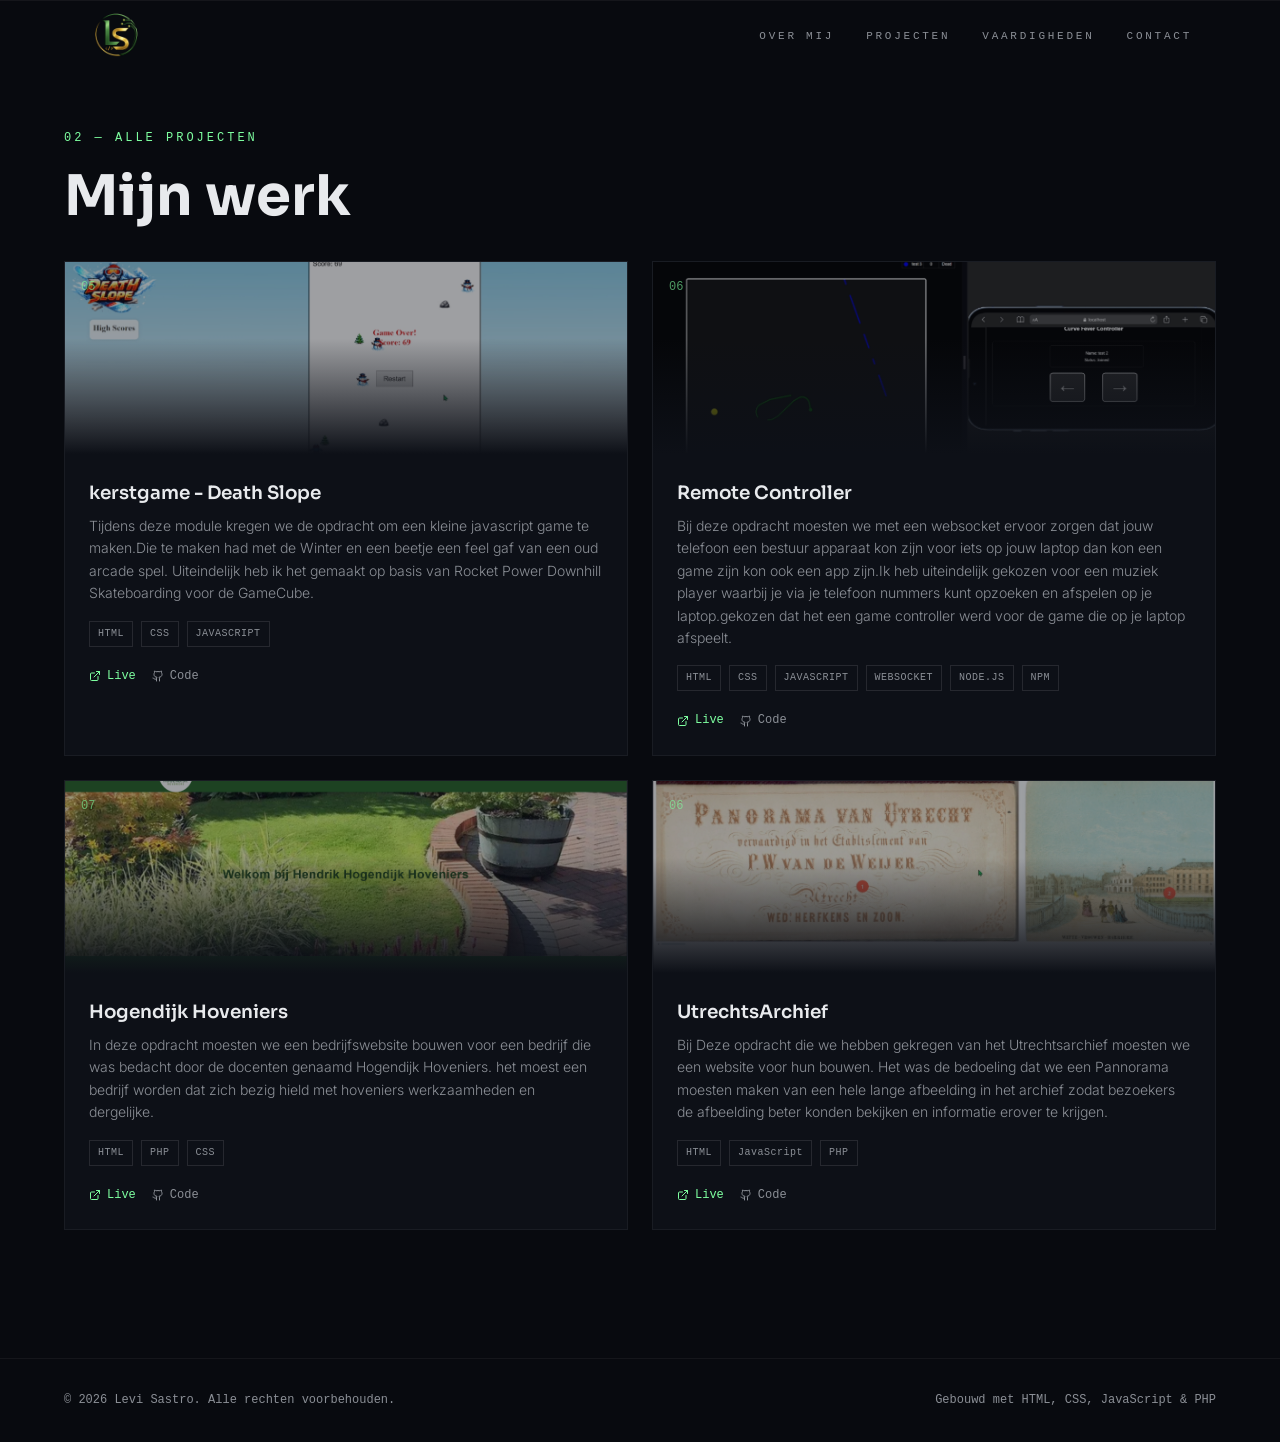
<file: live/projects.html>
<!DOCTYPE html>
<html lang="nl">

<head>
  <meta charset="UTF-8" />
  <meta name="viewport" content="width=device-width, initial-scale=1.0" />
  <title>LS | Web Developer</title>
  <meta name="description"
    content="Showcase your skills and projects with a personalized web developer portfolio designed for professionals seeking to impress potential clients and employers." />
  <link rel="preconnect" href="https://fonts.googleapis.com" />
  <link rel="preconnect" href="https://fonts.gstatic.com" crossorigin />
  <link
    href="https://fonts.googleapis.com/css2?family=Inter:wght@300;400;500;600;700&family=Sora:wght@600;700&family=Texturina:wght@900&display=swap"
    rel="stylesheet" />
  <link rel="stylesheet" href="assets/css/style.css?v=2" />
  <link rel="icon" href="assets/fotos/logo.png" type="image/png" />
</head>

<body>
  <!-- ===== HEADER / NAV ===== -->
  <header class="header" id="header">
    <div class="header-inner">
      <a class="logo" id="logo" href="index.html"><img src="assets/fotos/bglogo.png" alt="LS Logo" /></a>
      <nav class="nav-desktop" id="nav-desktop">
        <button onclick="smoothScroll('about')">OVER MIJ</button>
        <button onclick="smoothScroll('projects')">PROJECTEN</button>
        <button onclick="smoothScroll('skills')">VAARDIGHEDEN</button>
        <button onclick="smoothScroll('contact')">CONTACT</button>
      </nav>
      <button class="menu-toggle" id="menu-toggle" aria-label="Toggle menu">
        <!-- Hamburger icon -->
        <svg class="icon-menu" id="icon-menu" xmlns="http://www.w3.org/2000/svg" width="20" height="20"
          viewBox="0 0 24 24" fill="none" stroke="currentColor" stroke-width="2" stroke-linecap="round"
          stroke-linejoin="round">
          <line x1="4" x2="20" y1="12" y2="12"></line>
          <line x1="4" x2="20" y1="6" y2="6"></line>
          <line x1="4" x2="20" y1="18" y2="18"></line>
        </svg>
        <!-- Close icon -->
        <svg class="icon-close hidden" id="icon-close" xmlns="http://www.w3.org/2000/svg" width="20" height="20"
          viewBox="0 0 24 24" fill="none" stroke="currentColor" stroke-width="2" stroke-linecap="round"
          stroke-linejoin="round">
          <path d="M18 6 6 18"></path>
          <path d="m6 6 12 12"></path>
        </svg>
      </button>
    </div>
    <!-- Mobile menu -->
    <div class="nav-mobile hidden" id="nav-mobile">
      <button onclick="smoothScroll('about')">OVER MIJ</button>
      <button onclick="smoothScroll('projects')">PROJECTEN</button>
      <button onclick="smoothScroll('skills')">VAARDIGHEDEN</button>
      <button onclick="smoothScroll('contact')">CONTACT</button>
    </div>
  </header>

  <main>
    <!-- ===== ALL PROJECTS ===== -->
    <section class="section section-border section-pt-lg" id="all-projects">
      <div class="container">
        <div class="reveal">
          <p class="section-label">02 — Alle Projecten</p>
          <h2 class="section-title">Mijn werk</h2>
        </div>
        <div class="projects-grid">
          <!-- Placeholder Project 1 -->
          <div class="project-card reveal">
            <div class="project-image">
              <img src="assets/fotos/Retro.png" alt="Death-Slope" />
              <div class="project-image-overlay"></div>
              <span class="project-id">05</span>
            </div>
            <div class="project-body">
              <h3 class="project-title">kerstgame - Death Slope</h3>
              <p class="project-desc">Tijdens deze module kregen we de opdracht om een kleine javascript game te
                maken.Die
                te maken had met de Winter en een beetje een feel gaf van een oud arcade spel. Uiteindelijk heb ik het
                gemaakt op basis van Rocket Power Downhill Skateboarding voor de GameCube.</p>
              <div class="project-tags">
                <span>HTML</span>
                <span>CSS</span>
                <span>JAVASCRIPT</span>
              </div>
              <div class="project-links">
                <a href="https://u240669.gluwebsite.nl/Retrogame/" class="link-live" target="_blank"
                  rel="noopener noreferrer">
                  <svg xmlns="http://www.w3.org/2000/svg" width="12" height="12" viewBox="0 0 24 24" fill="none"
                    stroke="currentColor" stroke-width="2" stroke-linecap="round" stroke-linejoin="round">
                    <path d="M15 3h6v6" />
                    <path d="M10 14 21 3" />
                    <path d="M18 13v6a2 2 0 0 1-2 2H5a2 2 0 0 1-2-2V8a2 2 0 0 1 2-2h6" />
                  </svg>
                  Live
                </a>
                <a href="https://github.com/Levi-Elias/kerstgame" class="link-code" target="_blank"
                  rel="noopener noreferrer">
                  <svg xmlns="http://www.w3.org/2000/svg" width="12" height="12" viewBox="0 0 24 24" fill="none"
                    stroke="currentColor" stroke-width="2" stroke-linecap="round" stroke-linejoin="round">
                    <path
                      d="M15 22v-4a4.8 4.8 0 0 0-1-3.5c3 0 6-2 6-5.5.08-1.25-.27-2.48-1-3.5.28-1.15.28-2.35 0-3.5 0 0-1 0-3 1.5-2.64-.5-5.36-.5-8 0C6 2 5 2 5 2c-.3 1.15-.3 2.35 0 3.5A5.403 5.403 0 0 0 4 9c0 3.5 3 5.5 6 5.5-.39.49-.68 1.05-.85 1.65-.17.6-.22 1.23-.15 1.85v4" />
                    <path d="M9 18c-4.51 2-5-2-7-2" />
                  </svg>
                  Code
                </a>
              </div>
            </div>
          </div>

          <!-- Placeholder Project 2 -->
          <div class="project-card reveal">
            <div class="project-image">
              <img src="assets/fotos/RM.png" alt="Remote-Controller" />
              <div class="project-image-overlay"></div>
              <span class="project-id">06</span>
            </div>
            <div class="project-body">
              <h3 class="project-title">Remote Controller </h3>
              <p class="project-desc">Bij deze opdracht moesten we met een websocket ervoor zorgen dat jouw telefoon een
                bestuur apparaat kon zijn voor iets op jouw laptop dan kon een game zijn kon ook een app zijn.Ik heb
                uiteindelijk gekozen voor een muziek player waarbij je via je telefoon nummers kunt opzoeken en afspelen
                op
                je laptop.gekozen dat het een game controller werd voor de game die op je laptop afspeelt.
              </p>
              <div class="project-tags">
                <span>HTML</span>
                <span>CSS</span>
                <span>JAVASCRIPT</span>
                <span>WEBSOCKET</span>
                <span> NODE.JS</span>
                <span>NPM</span>
              </div>
              <div class="project-links">
                <a href="https://u240669.gluwebsite.nl/Remote-Controller/public/" class="link-live" target="_blank"
                  rel="noopener noreferrer">
                  <svg xmlns="http://www.w3.org/2000/svg" width="12" height="12" viewBox="0 0 24 24" fill="none"
                    stroke="currentColor" stroke-width="2" stroke-linecap="round" stroke-linejoin="round">
                    <path d="M15 3h6v6" />
                    <path d="M10 14 21 3" />
                    <path d="M18 13v6a2 2 0 0 1-2 2H5a2 2 0 0 1-2-2V8a2 2 0 0 1 2-2h6" />
                  </svg>
                  Live
                </a>
                <a href="https://github.com/Levi-Elias/Remote-Controller" class="link-code" target="_blank"
                  rel="noopener noreferrer">
                  <svg xmlns="http://www.w3.org/2000/svg" width="12" height="12" viewBox="0 0 24 24" fill="none"
                    stroke="currentColor" stroke-width="2" stroke-linecap="round" stroke-linejoin="round">
                    <path
                      d="M15 22v-4a4.8 4.8 0 0 0-1-3.5c3 0 6-2 6-5.5.08-1.25-.27-2.48-1-3.5.28-1.15.28-2.35 0-3.5 0 0-1 0-3 1.5-2.64-.5-5.36-.5-8 0C6 2 5 2 5 2c-.3 1.15-.3 2.35 0 3.5A5.403 5.403 0 0 0 4 9c0 3.5 3 5.5 6 5.5-.39.49-.68 1.05-.85 1.65-.17.6-.22 1.23-.15 1.85v4" />
                    <path d="M9 18c-4.51 2-5-2-7-2" />
                  </svg>
                  Code
                </a>
              </div>
            </div>
          </div>

          <!-- Placeholder Project 3 -->
          <div class="project-card reveal">
            <div class="project-image">
              <img src="assets/fotos/H-H1.png" alt="Hogendijk Hoveniers" />
              <div class="project-image-overlay"></div>
              <span class="project-id">07</span>
            </div>
            <div class="project-body">
              <h3 class="project-title">Hogendijk Hoveniers</h3>
              <p class="project-desc">In deze opdracht moesten we een bedrijfswebsite bouwen voor een bedrijf die was
                bedacht door de docenten genaamd Hogendijk Hoveniers. het moest een bedrijf worden dat zich bezig hield
                met hoveniers werkzaamheden en dergelijke.
              </p>
              <div class="project-tags">
                <span>HTML</span>
                <span>PHP</span>
                <span>CSS</span>
              </div>
              <div class="project-links">
                <a href="https://u240669.gluwebsite.nl/Hogendijk-Hoveniers/" class="link-live" target="_blank"
                  rel="noopener noreferrer">
                  <svg xmlns="http://www.w3.org/2000/svg" width="12" height="12" viewBox="0 0 24 24" fill="none"
                    stroke="currentColor" stroke-width="2" stroke-linecap="round" stroke-linejoin="round">
                    <path d="M15 3h6v6" />
                    <path d="M10 14 21 3" />
                    <path d="M18 13v6a2 2 0 0 1-2 2H5a2 2 0 0 1-2-2V8a2 2 0 0 1 2-2h6" />
                  </svg>
                  Live
                </a>
                <a href="https://github.com/Levi-Elias/Hogedijk-Hoveniers" class="link-code" target="_blank"
                  rel="noopener noreferrer">
                  <svg xmlns="http://www.w3.org/2000/svg" width="12" height="12" viewBox="0 0 24 24" fill="none"
                    stroke="currentColor" stroke-width="2" stroke-linecap="round" stroke-linejoin="round">
                    <path
                      d="M15 22v-4a4.8 4.8 0 0 0-1-3.5c3 0 6-2 6-5.5.08-1.25-.27-2.48-1-3.5.28-1.15.28-2.35 0-3.5 0 0-1 0-3 1.5-2.64-.5-5.36-.5-8 0C6 2 5 2 5 2c-.3 1.15-.3 2.35 0 3.5A5.403 5.403 0 0 0 4 9c0 3.5 3 5.5 6 5.5-.39.49-.68 1.05-.85 1.65-.17.6-.22 1.23-.15 1.85v4" />
                    <path d="M9 18c-4.51 2-5-2-7-2" />
                  </svg>
                  Code
                </a>
              </div>
            </div>
          </div>

          <!-- Placeholder Project 4 -->
          <div class="project-card reveal">
            <div class="project-image">
              <img src="assets/fotos/UA.png" alt="UtrechtsArchief" />
              <div class="project-image-overlay"></div>
              <span class="project-id">06</span>
            </div>
            <div class="project-body">
              <h3 class="project-title">UtrechtsArchief</h3>
              <p class="project-desc">Bij Deze opdracht die we hebben gekregen van het Utrechtsarchief moesten we een
                website voor hun bouwen. Het was de bedoeling dat we een Pannorama moesten maken van een hele lange
                afbeelding in het archief zodat bezoekers de afbeelding beter konden bekijken en informatie erover te
                krijgen.</p>
              <div class="project-tags">
                <span>HTML</span>
                <span>JavaScript</span>
                <span>PHP</span>
              </div>
              <div class="project-links">
                <a href="https://u240669.gluwebsite.nl/Utrechts-Archief/" class="link-live" target="_blank"
                  rel="noopener noreferrer">
                  <svg xmlns="http://www.w3.org/2000/svg" width="12" height="12" viewBox="0 0 24 24" fill="none"
                    stroke="currentColor" stroke-width="2" stroke-linecap="round" stroke-linejoin="round">
                    <path d="M15 3h6v6" />
                    <path d="M10 14 21 3" />
                    <path d="M18 13v6a2 2 0 0 1-2 2H5a2 2 0 0 1-2-2V8a2 2 0 0 1 2-2h6" />
                  </svg>
                  Live
                </a>
                <a href="https://github.com/Levi-Elias/Utrechts-Archief" class="link-code" target="_blank"
                  rel="noopener noreferrer">
                  <svg xmlns="http://www.w3.org/2000/svg" width="12" height="12" viewBox="0 0 24 24" fill="none"
                    stroke="currentColor" stroke-width="2" stroke-linecap="round" stroke-linejoin="round">
                    <path
                      d="M15 22v-4a4.8 4.8 0 0 0-1-3.5c3 0 6-2 6-5.5.08-1.25-.27-2.48-1-3.5.28-1.15.28-2.35 0-3.5 0 0-1 0-3 1.5-2.64-.5-5.36-.5-8 0C6 2 5 2 5 2c-.3 1.15-.3 2.35 0 3.5A5.403 5.403 0 0 0 4 9c0 3.5 3 5.5 6 5.5-.39.49-.68 1.05-.85 1.65-.17.6-.22 1.23-.15 1.85v4" />
                    <path d="M9 18c-4.51 2-5-2-7-2" />
                  </svg>
                  Code
                </a>
              </div>
            </div>
          </div>

        </div>
      </div>
    </section>
  </main>
  <!-- ===== FOOTER ===== -->
  <footer class="footer">
    <div class="container footer-inner">
      <span>© 2026 Levi Sastro. Alle rechten voorbehouden.</span>
      <span>Gebouwd met HTML, CSS, JavaScript & PHP</span>
    </div>
  </footer>

  <script src="script.js"></script>
</body>

</html>
</file>
<file: live/assets/css/style.css>
/* ===== CSS CUSTOM PROPERTIES ===== */
:root {
  --bg: #080a0f;
  --bg-card: #0d1017;
  --foreground: #e8eaed;
  --muted: #8b8f96;
  --primary: #7effa0;
  --border: rgba(255, 255, 255, 0.05);
  --border-hover: rgba(126, 255, 160, 0.3);
  --font-body: 'Inter', sans-serif;
  --font-heading: 'Sora', sans-serif;
  --font-hero: 'Texturina', serif;
  --font-mono: 'SF Mono', 'Fira Code', 'Fira Mono', 'Roboto Mono', monospace;
}

/* ===== RESET ===== */
*, *::before, *::after {
  margin: 0;
  padding: 0;
  box-sizing: border-box;
}

html {
  scroll-behavior: smooth;
}

body {
  font-family: var(--font-body);
  background-color: var(--bg);
  color: var(--foreground);
  line-height: 1.6;
  -webkit-font-smoothing: antialiased;
  -moz-osx-font-smoothing: grayscale;
}

img {
  display: block;
  max-width: 100%;
}

a {
  text-decoration: none;
  color: inherit;
}

button {
  background: none;
  border: none;
  cursor: pointer;
  font-family: inherit;
  color: inherit;
}

/* ===== UTILITIES ===== */
.hidden { display: none !important; }

.container {
  max-width: 1152px;
  margin: 0 auto;
  width: 100%;
}

.accent { color: var(--primary); }

/* ===== HEADER ===== */
.header {
  position: fixed;
  top: 0;
  left: 0;
  right: 0;
  z-index: 50;
  transition: background-color 0.3s, backdrop-filter 0.3s, border-bottom-color 0.3s;
}

.header.scrolled {
  background-color: rgba(8, 10, 15, 0.9);
  backdrop-filter: blur(12px);
  -webkit-backdrop-filter: blur(12px);
  border-bottom: 1px solid var(--border);
}

.header-inner {
  max-width: 1152px;
  margin: 0 auto;
  padding: 1.25rem 1.5rem;
  display: flex;
  align-items: center;
  justify-content: space-between;
}

.logo {
  display: flex;
  align-items: center;
  cursor: pointer;
}

.logo img {
  height: 3.5rem;
  width: auto;
  margin: -0.75rem 0;
}

.nav-desktop {
  display: flex;
  align-items: center;
  gap: 2rem;
}

.nav-desktop button,
.nav-mobile button {
  font-family: var(--font-mono);
  font-size: 0.6875rem;
  letter-spacing: 0.25em;
  color: var(--muted);
  text-transform: uppercase;
  transition: color 0.2s;
}

.nav-desktop button:hover,
.nav-mobile button:hover {
  color: var(--foreground);
}

.menu-toggle {
  display: none;
  color: var(--muted);
}

.menu-toggle:hover { color: var(--foreground); }

.nav-mobile {
  background: var(--bg-card);
  border-top: 1px solid var(--border);
  padding: 1.5rem;
  display: flex;
  flex-direction: column;
  gap: 1.25rem;
}

.nav-mobile button { text-align: left; }

/* ===== HERO ===== */
.hero {
  position: relative;
  min-height: 100vh;
  display: flex;
  flex-direction: column;
  justify-content: center;
  padding: 0 1.5rem;
  overflow: hidden;
}

.hero-grid {
  position: absolute;
  inset: 0;
  opacity: 0.04;
  background-image:
    linear-gradient(rgba(126,255,160,0.5) 1px, transparent 1px),
    linear-gradient(90deg, rgba(126,255,160,0.5) 1px, transparent 1px);
  background-size: 60px 60px;
}

.hero-glow {
  position: absolute;
  top: 50%;
  left: 50%;
  transform: translate(-50%, -50%);
  width: 600px;
  height: 600px;
  border-radius: 50%;
  opacity: 0.06;
  background: radial-gradient(circle, #7effa0 0%, transparent 70%);
  pointer-events: none;
}

.hero-content {
  position: relative;
  max-width: 1152px;
  margin: 0 auto;
  width: 100%;
}

/* Split layout: text left, image right */
.hero-split {
  display: grid;
  grid-template-columns: 1fr 1fr;
  align-items: center;
  gap: 2rem;
}

.hero-text {
  position: relative;
  z-index: 2;
}

/* Hero portrait image */
.hero-image {
  position: relative;
  display: flex;
  align-items: flex-end;
  justify-content: center;
  z-index: 1;
  height: 520px;
  width: 100%;
}

.hero-collage {
  position: relative;
  width: 100%;
  max-width: 480px;
  height: 100%;
  display: flex;
  justify-content: center;
}

.hero-collage img {
  position: absolute;
  object-fit: contain;
  object-position: bottom center;
  -webkit-mask-image: linear-gradient(to bottom, #000 55%, transparent 100%);
  mask-image: linear-gradient(to bottom, #000 55%, transparent 100%);
  transition: transform 0.4s ease, filter 0.4s ease, z-index 0s;
}

.hc-main {
  bottom: 0;
  left: 50%;
  transform: translateX(-50%);
  width: 82%;
  height: 100%;
  z-index: 3;
  filter: drop-shadow(0 0 40px rgba(126, 255, 160, 0.15));
}

.hc-sub1 {
  bottom: 0;
  left: -2%;
  width: 68%;
  height: 92%;
  z-index: 2;
  filter: drop-shadow(0 0 20px rgba(0,0,0,0.5)) grayscale(30%) opacity(0.85);
  transform: translateX(-22%);
}

.hc-sub2 {
  bottom: 0;
  right: -2%;
  width: 68%;
  height: 92%;
  z-index: 1;
  filter: drop-shadow(0 0 20px rgba(0,0,0,0.5)) grayscale(30%) opacity(0.85);
  transform: translateX(22%);
}

.hero-collage img:hover {
  z-index: 10;
  filter: drop-shadow(0 0 30px rgba(126, 255, 160, 0.3)) grayscale(0%) opacity(1);
  transform: translateX(var(--hover-tx, 0)) scale(1.05) !important;
}

.hc-main:hover { --hover-tx: -50%; }
.hc-sub1:hover { --hover-tx: -18%; }
.hc-sub2:hover { --hover-tx: 18%; }

.hero-image-fade {
  position: absolute;
  bottom: 0;
  left: 0;
  right: 0;
  height: 40%;
  background: linear-gradient(to top, var(--bg) 0%, transparent 100%);
  pointer-events: none;
  z-index: 2;
}

.hero-label {
  font-family: var(--font-mono);
  font-size: 0.75rem;
  letter-spacing: 0.25em;
  text-transform: uppercase;
  color: var(--primary);
  margin-bottom: 1.5rem;
}

.hero-title {
  font-family: var(--font-hero);
  font-weight: 900;
  font-size: clamp(3.5rem, 10vw, 8rem);
  line-height: 0.95;
  letter-spacing: -0.02em;
  color: var(--foreground);
  margin-bottom: 2rem;
}

.hero-tagline {
  max-width: 28rem;
  color: var(--muted);
  line-height: 1.7;
  font-weight: 300;
  margin-bottom: 3rem;
}

.hero-cta {
  display: flex;
  align-items: center;
  gap: 1.5rem;
}

.btn-outline {
  padding: 0.75rem 1.5rem;
  border: 1px solid var(--primary);
  color: var(--primary);
  font-family: var(--font-mono);
  font-size: 0.6875rem;
  letter-spacing: 0.25em;
  text-transform: uppercase;
  transition: background-color 0.2s, color 0.2s;
}

.btn-outline:hover {
  background-color: var(--primary);
  color: var(--bg);
}

.btn-text {
  font-family: var(--font-mono);
  font-size: 0.6875rem;
  letter-spacing: 0.25em;
  text-transform: uppercase;
  color: var(--muted);
  transition: color 0.2s;
}

.btn-text:hover { color: var(--foreground); }

.hero-arrow {
  position: absolute;
  bottom: 2rem;
  left: 50%;
  transform: translateX(-50%);
  display: flex;
  flex-direction: column;
  align-items: center;
  gap: 0.5rem;
  color: var(--muted);
}

.arrow-bounce {
  animation: arrowBounce 1.8s infinite;
}

@keyframes arrowBounce {
  0%, 100% { transform: translateY(0); }
  50% { transform: translateY(6px); }
}

/* ===== SECTIONS ===== */
.section {
  padding: 8rem 1.5rem;
}

.section-border {
  border-top: 1px solid var(--border);
}

.section-label {
  font-family: var(--font-mono);
  font-size: 0.75rem;
  letter-spacing: 0.25em;
  text-transform: uppercase;
  color: var(--primary);
  margin-bottom: 1rem;
}

.section-title {
  font-family: var(--font-heading);
  font-weight: 700;
  font-size: clamp(2rem, 5vw, 3.5rem);
  color: var(--foreground);
  line-height: 1.15;
  margin-bottom: 2rem;
}

/* ===== ABOUT ===== */
.about-grid {
  display: grid;
  grid-template-columns: 1fr 1fr;
  gap: 5rem;
  align-items: center;
}

.about-body {
  color: var(--muted);
  font-weight: 300;
  line-height: 1.7;
  display: flex;
  flex-direction: column;
  gap: 1rem;
}

.about-stats {
  display: grid;
  grid-template-columns: repeat(3, 1fr);
  gap: 1.5rem;
  margin-top: 2.5rem;
}

.stat-num {
  font-family: var(--font-mono);
  font-size: 1.75rem;
  font-weight: 600;
  color: var(--primary);
}

.stat-label {
  font-family: var(--font-mono);
  font-size: 0.75rem;
  color: var(--muted);
  margin-top: 0.25rem;
  letter-spacing: 0.05em;
}

/* ===== PHOTO COLLAGE ===== */
.about-collage {
  position: relative;
  display: grid;
  grid-template-columns: 1.1fr 0.9fr;
  grid-template-rows: 1fr 1fr;
  gap: 1rem;
  min-height: 480px;
}

.collage-item {
  position: relative;
  overflow: hidden;
  border: 1px solid rgba(255, 255, 255, 0.06);
  background: linear-gradient(145deg, rgba(13, 16, 23, 0.9), rgba(8, 10, 15, 0.95));
  transition: border-color 0.4s ease, transform 0.4s ease;
}

.collage-item:hover {
  border-color: rgba(126, 255, 160, 0.25);
  transform: translateY(-4px);
}

.collage-item img {
  width: 100%;
  height: 100%;
  object-fit: contain;
  object-position: center bottom;
  transition: transform 0.5s ease, filter 0.5s ease;
  filter: grayscale(20%);
}

.collage-item:hover img {
  transform: scale(1.04);
  filter: grayscale(0%);
}

.collage-glow {
  position: absolute;
  inset: 0;
  background: linear-gradient(135deg, rgba(126, 255, 160, 0.04) 0%, transparent 50%);
  pointer-events: none;
  transition: opacity 0.4s ease;
}

.collage-item:hover .collage-glow {
  background: linear-gradient(135deg, rgba(126, 255, 160, 0.08) 0%, transparent 50%);
}

/* Main photo — large, spans two rows on the left */
.collage-main {
  grid-row: 1 / 3;
  display: flex;
  align-items: flex-end;
  justify-content: center;
  padding-top: 1.5rem;
}

.collage-main img {
  object-position: center center;
  max-height: 100%;
}

/* Top right photo */
.collage-top-right {
  display: flex;
  align-items: flex-end;
  justify-content: center;
  padding-top: 1rem;
}

/* Bottom right photo */
.collage-bottom-right {
  display: flex;
  align-items: flex-end;
  justify-content: center;
  padding-top: 1rem;
}

/* Decorative elements */
.collage-decoration {
  position: absolute;
  pointer-events: none;
}

.collage-line-h {
  bottom: -20px;
  left: 10%;
  width: 80%;
  height: 1px;
  background: linear-gradient(90deg, transparent, rgba(126, 255, 160, 0.15), transparent);
}

.collage-line-v {
  top: 10%;
  right: -20px;
  width: 1px;
  height: 80%;
  background: linear-gradient(180deg, transparent, rgba(126, 255, 160, 0.15), transparent);
}

.collage-dot {
  position: absolute;
  width: 6px;
  height: 6px;
  border-radius: 50%;
  background: rgba(126, 255, 160, 0.3);
  pointer-events: none;
}

.collage-dot-1 {
  top: -12px;
  right: -12px;
}

.collage-dot-2 {
  bottom: -12px;
  left: -12px;
}

/* ===== PROJECTS ===== */
.projects-grid {
  display: grid;
  grid-template-columns: 1fr 1fr;
  gap: 1.5rem;
  margin-top: 1rem;
}

.project-card {
  background: var(--bg-card);
  border: 1px solid var(--border);
  overflow: hidden;
  transition: border-color 0.3s;
}

.project-card:hover {
  border-color: var(--border-hover);
}

.project-image {
  position: relative;
  height: 12rem;
  overflow: hidden;
}

.project-image img {
  width: 100%;
  height: 100%;
  object-fit: cover;
  opacity: 0.6;
  transition: transform 0.5s, opacity 0.5s;
}

.project-card:hover .project-image img {
  transform: scale(1.05);
  opacity: 0.8;
}

.project-image-overlay {
  position: absolute;
  inset: 0;
  background: linear-gradient(to bottom, transparent 40%, #0d1017 100%);
}

.project-id {
  position: absolute;
  top: 1rem;
  left: 1rem;
  font-family: var(--font-mono);
  font-size: 0.75rem;
  color: rgba(126, 255, 160, 0.6);
}

.project-body {
  padding: 1.5rem;
}

.project-title {
  font-family: var(--font-heading);
  font-weight: 600;
  font-size: 1.15rem;
  color: var(--foreground);
  margin-bottom: 0.5rem;
}

.project-desc {
  color: var(--muted);
  font-size: 0.875rem;
  font-weight: 300;
  line-height: 1.6;
  margin-bottom: 1rem;
}

.project-tags {
  display: flex;
  flex-wrap: wrap;
  gap: 0.5rem;
  margin-bottom: 1.25rem;
}

.project-tags span {
  font-family: var(--font-mono);
  font-size: 0.625rem;
  padding: 0.25rem 0.5rem;
  border: 1px solid rgba(255, 255, 255, 0.1);
  color: var(--muted);
  letter-spacing: 0.05em;
}

.project-links {
  display: flex;
  align-items: center;
  gap: 1rem;
}

.link-live {
  display: flex;
  align-items: center;
  gap: 0.375rem;
  font-family: var(--font-mono);
  font-size: 0.75rem;
  color: var(--primary);
  transition: opacity 0.2s;
}

.link-live:hover { opacity: 0.7; }

.link-code {
  display: flex;
  align-items: center;
  gap: 0.375rem;
  font-family: var(--font-mono);
  font-size: 0.75rem;
  color: var(--muted);
  transition: color 0.2s;
}

.link-code:hover { color: var(--foreground); }

/* ===== SKILLS ===== */
.skills-grid {
  display: grid;
  grid-template-columns: repeat(3, 1fr);
  gap: 3rem;
  margin-top: 1rem;
}

.skill-group-label {
  font-family: var(--font-mono);
  font-size: 0.75rem;
  letter-spacing: 0.2em;
  text-transform: uppercase;
  color: var(--muted);
  margin-bottom: 1.5rem;
  padding-bottom: 0.75rem;
  border-bottom: 1px solid var(--border);
}

.skill-tags {
  display: flex;
  flex-wrap: wrap;
  gap: 0.5rem;
}

.skill-tags span {
  font-family: var(--font-mono);
  font-size: 0.75rem;
  padding: 0.375rem 0.75rem;
  border: 1px solid rgba(255, 255, 255, 0.1);
  color: var(--muted);
  transition: border-color 0.2s, color 0.2s;
  cursor: default;
}

.skill-tags span:hover {
  border-color: rgba(126, 255, 160, 0.4);
  color: var(--primary);
}

/* ===== CONTACT ===== */
.contact-grid {
  display: grid;
  grid-template-columns: 1fr 1fr;
  gap: 5rem;
}

.contact-intro {
  color: var(--muted);
  font-weight: 300;
  line-height: 1.7;
  margin-bottom: 2.5rem;
}

.contact-links {
  display: flex;
  flex-direction: column;
  gap: 1rem;
}

.contact-link {
  display: flex;
  align-items: center;
  gap: 0.75rem;
  color: var(--muted);
  transition: color 0.2s;
}

.contact-link:hover { color: var(--primary); }

.contact-link span {
  font-family: var(--font-mono);
  font-size: 0.875rem;
}

/* Form */
.contact-form {
  display: flex;
  flex-direction: column;
  gap: 1.25rem;
}

.form-group label {
  display: block;
  font-family: var(--font-mono);
  font-size: 0.6875rem;
  color: var(--muted);
  margin-bottom: 0.5rem;
  letter-spacing: 0.2em;
}

.form-group input,
.form-group textarea {
  width: 100%;
  background: var(--bg-card);
  border: 1px solid rgba(255, 255, 255, 0.08);
  padding: 0.75rem 1rem;
  color: var(--foreground);
  font-family: var(--font-mono);
  font-size: 0.875rem;
  transition: border-color 0.2s;
  outline: none;
}

.form-group input::placeholder,
.form-group textarea::placeholder {
  color: rgba(139, 143, 150, 0.4);
}

.form-group input:focus,
.form-group textarea:focus {
  border-color: rgba(126, 255, 160, 0.5);
}

.form-group textarea {
  resize: none;
}

.btn-submit {
  width: 100%;
  display: flex;
  align-items: center;
  justify-content: center;
  gap: 0.5rem;
  padding: 0.75rem;
  background: var(--primary);
  color: var(--bg);
  font-family: var(--font-mono);
  font-size: 0.6875rem;
  letter-spacing: 0.25em;
  text-transform: uppercase;
  transition: opacity 0.2s;
  border: none;
  cursor: pointer;
}

.btn-submit:hover { opacity: 0.9; }

/* Success state */
.form-success {
  height: 100%;
  display: flex;
  flex-direction: column;
  align-items: center;
  justify-content: center;
  text-align: center;
  padding: 4rem 0;
}

.success-icon {
  width: 4rem;
  height: 4rem;
  border-radius: 50%;
  border: 1px solid var(--primary);
  display: flex;
  align-items: center;
  justify-content: center;
  margin-bottom: 1.5rem;
  color: var(--primary);
}

.form-success h3 {
  font-family: var(--font-heading);
  font-weight: 600;
  color: var(--foreground);
  margin-bottom: 0.5rem;
}

.form-success p {
  font-family: var(--font-mono);
  font-size: 0.875rem;
  color: var(--muted);
}

/* ===== FOOTER ===== */
.footer {
  border-top: 1px solid var(--border);
  padding: 2rem 1.5rem;
}

.footer-inner {
  display: flex;
  justify-content: space-between;
  align-items: center;
  gap: 0.75rem;
}

.footer-inner span {
  font-family: var(--font-mono);
  font-size: 0.75rem;
  color: var(--muted);
}

/* ===== HELPERS ===== */
.btn-wrapper {
  display: flex;
  justify-content: center;
  margin-top: 3rem;
}

.btn-wrapper .btn-outline {
  text-decoration: none;
}

.section-pt-lg {
  padding-top: 8rem;
}

.project-image-placeholder {
  background: #2a2a2a;
  display: flex;
  align-items: center;
  justify-content: center;
  min-height: 250px;
}

.project-image-placeholder p {
  color: #888;
}

/* ===== ABOUT IMAGE & CV ===== */
.cv-wrapper {
  margin-top: 3rem;
}

.cv-wrapper .btn-outline {
  display: inline-flex;
  align-items: center;
  gap: 0.5rem;
}

.about-dual-collage {
  position: relative;
  width: 100%;
  height: 100%;
  min-height: 450px;
  display: flex;
  justify-content: center;
  align-items: center;
}

.dual-img-wrapper {
  position: absolute;
  border-radius: 12px;
  overflow: hidden;
  border: 1px solid rgba(255, 255, 255, 0.1);
  box-shadow: 0 20px 40px rgba(0, 0, 0, 0.4);
  transition: transform 0.4s ease, z-index 0s, border-color 0.4s ease;
  background: var(--bg-card);
}

.dual-img-wrapper:hover {
  z-index: 10;
  border-color: rgba(126, 255, 160, 0.4);
}

.dual-img-wrapper img {
  width: 100%;
  height: 100%;
  object-fit: cover;
  transition: transform 0.5s ease, filter 0.5s ease;
  filter: grayscale(20%);
}

.dual-img-wrapper:hover img {
  transform: scale(1.05);
  filter: grayscale(0%);
}

.dual-img-1 {
  width: 55%;
  aspect-ratio: 4/5;
  left: 0;
  top: 5%;
  z-index: 2;
  transform: rotate(-4deg);
}

.dual-img-1:hover {
  transform: scale(1.02) rotate(0deg) translateY(-10px);
}

.dual-img-2 {
  width: 60%;
  aspect-ratio: 1/1;
  right: 0;
  bottom: 5%;
  z-index: 1;
  transform: rotate(3deg);
}

.dual-img-2:hover {
  transform: scale(1.02) rotate(0deg) translateY(-10px);
}

/* ===== ANIMATIONS ===== */
.anim-fade-up {
  opacity: 0;
  transform: translateY(20px);
  animation: fadeUp 0.7s ease forwards;
}

.anim-delay-1 { animation-delay: 0.1s; }
.anim-delay-2 { animation-delay: 0.25s; }
.anim-delay-3 { animation-delay: 0.4s; }
.anim-delay-4 { animation-delay: 1.2s; }

@keyframes fadeUp {
  to {
    opacity: 1;
    transform: translateY(0);
  }
}

/* Scroll reveal */
.reveal {
  opacity: 0;
  transform: translateY(30px);
  transition: opacity 0.7s ease, transform 0.7s ease;
}

.reveal.visible {
  opacity: 1;
  transform: translateY(0);
}

/* ===== RESPONSIVE ===== */
@media (max-width: 768px) {
  .nav-desktop { display: none; }
  .menu-toggle { display: block; }

  .about-grid {
    grid-template-columns: 1fr;
    gap: 3rem;
  }

  .about-collage {
    order: -1;
    grid-template-columns: 1fr 1fr;
    grid-template-rows: auto;
    min-height: 300px;
  }

  .collage-main {
    grid-row: auto;
  }

  .projects-grid {
    grid-template-columns: 1fr;
  }

  .skills-grid {
    grid-template-columns: 1fr;
    gap: 2rem;
  }

  .contact-grid {
    grid-template-columns: 1fr;
    gap: 3rem;
  }

  .footer-inner {
    flex-direction: column;
    text-align: center;
  }

  .hero-title {
    font-size: clamp(2.5rem, 10vw, 5rem);
  }

  .hero-split {
    grid-template-columns: 1fr;
    text-align: center;
  }

  .hero-image {
    height: 350px;
    order: -1;
  }

  .hero-image img {
    max-width: 280px;
  }

  .hero-tagline {
    margin-left: auto;
    margin-right: auto;
  }

  .hero-cta {
    justify-content: center;
  }
}
</file>
